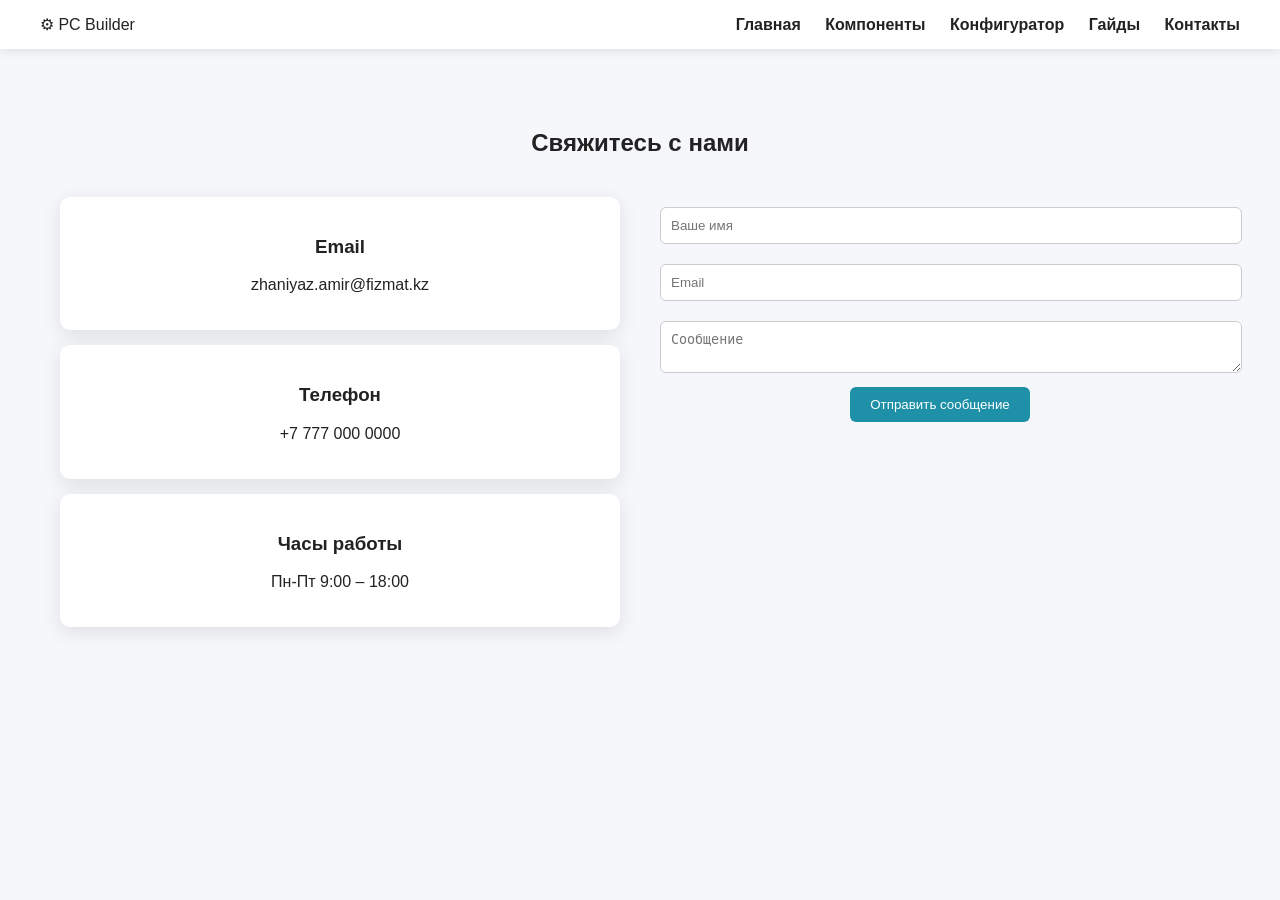
<file: contacts.html>
<!DOCTYPE html>

<html lang="ru">
<head>
<meta charset="UTF-8">
<title>Контакты</title>
<link rel="stylesheet" href="style.css">
</head>

<body>

<header>
<div class="logo">⚙ PC Builder</div>
<nav>
<a href="index.html">Главная</a>
<a href="components.html">Компоненты</a>
<a href="configurator.html">Конфигуратор</a>
<a href="guides.html">Гайды</a>
<a href="contacts.html">Контакты</a>
</nav>
</header>

<section class="contacts">

<h1>Свяжитесь с нами</h1>

<div class="contact-grid">

<div class="contact-info">

<div class="contact-box">
<h3>Email</h3>
<p>zhaniyaz.amir@fizmat.kz</p>
</div>

<div class="contact-box">
<h3>Телефон</h3>
<p>+7 777 000 0000</p>
</div>

<div class="contact-box">
<h3>Часы работы</h3>
<p>Пн-Пт 9:00 – 18:00</p>
</div>

</div>

<form class="contact-form">

<input placeholder="Ваше имя">

<input placeholder="Email">

<textarea placeholder="Сообщение"></textarea>

<button>Отправить сообщение</button>

</form>

</div>

</section>

</body>
</html>
</file>
<file: style.css>
body{
margin:0;
font-family:Arial, sans-serif;
background:#f5f7fa;
color:#222;
}

/* HEADER */

header{
display:flex;
justify-content:space-between;
align-items:center;
padding:15px 40px;
background:white;
box-shadow:0 2px 10px rgba(0,0,0,0.1);
}

nav a{
margin-left:20px;
text-decoration:none;
color:#222;
font-weight:600;
}

/* HERO */

.hero{
height:70vh;
background:url("https://images.unsplash.com/photo-1593642634443-44adaa06623a") center/cover;
display:flex;
align-items:center;
justify-content:center;
}

.hero-box{
background:rgba(0,0,0,0.6);
padding:40px;
color:white;
border-radius:10px;
text-align:center;
}

.hero h1{
font-size:50px;
margin-bottom:10px;
}

.button{
display:inline-block;
margin-top:20px;
padding:12px 25px;
background:#1e90a8;
color:white;
border-radius:6px;
text-decoration:none;
}

/* CONTAINER */

.container{
padding:40px;
}

/* SEARCH */

.search{
width:100%;
padding:12px;
margin-bottom:30px;
border-radius:6px;
border:1px solid #ccc;
}

/* TABS (выбор компонентов) */

.tabs{
display:flex;
gap:10px;
margin-bottom:25px;
flex-wrap:wrap;
}

.tabs button{
background:#ffffff;
color:#1a1a1a;
font-weight:600;
border:1px solid #cfd8dc;
padding:10px 18px;
border-radius:8px;
cursor:pointer;
transition:0.2s;
}

.tabs button:hover

.tabs button.active{
background:#1e90a8;
color:white;
box-shadow:0 3px 8px rgba(0,0,0,0.15);
}

/* GRID */

.grid{
display:grid;
grid-template-columns:repeat(3,1fr);
gap:25px;
}

/* PRODUCT CARD */

.product{
background:white;
border-radius:12px;
box-shadow:0 6px 25px rgba(0,0,0,0.12);
overflow:hidden;
padding:15px;
transition:0.3s;
}

.product:hover{
transform:translateY(-5px);
box-shadow:0 10px 30px rgba(0,0,0,0.18);
}

.product img{
width:100%;
height:180px;
object-fit:cover;
border-radius:6px;
}

.product h3{
color:#111;
margin:10px 0 5px;
}

.product p{
color:#555;
margin:0;
}

.price{
font-size:20px;
color:#1e90a8;
margin:10px 0;
}

.product button{
background:#1e90a8;
color:white;
border:none;
padding:10px;
width:100%;
border-radius:6px;
cursor:pointer;
}

/* BUILDER */

.builder{
padding:60px;
text-align:center;
background:#e9eef2;
}

select{
padding:10px;
margin:10px;
}

/* GUIDES */

.guide-hero{
text-align:center;
padding:60px;
background:#eef3f7;
}

.guide-grid{
display:grid;
grid-template-columns:repeat(4,1fr);
gap:20px;
padding:40px;
}

.guide-card{
background:white;
padding:25px;
border-radius:10px;
box-shadow:0 5px 20px rgba(0,0,0,0.1);
}

/* CONTACTS */

.contacts{
padding:60px;
text-align:center;
}

.contact-grid{
display:grid;
grid-template-columns:1fr 1fr;
gap:40px;
margin-top:40px;
}

.contact-box{
background:white;
padding:20px;
border-radius:10px;
margin-bottom:15px;
box-shadow:0 5px 20px rgba(0,0,0,0.1);
}

.contact-form input,
.contact-form textarea{
width:100%;
padding:10px;
margin:10px 0;
border-radius:6px;
border:1px solid #ccc;
}

.contact-form button{
background:#1e90a8;
color:white;
border:none;
padding:10px 20px;
border-radius:6px;
cursor:pointer;
}

/* FOOTER */

footer{
background:#222;
color:white;
text-align:center;
padding:20px;
}

/* POPUP */

.popup{
position:fixed;
top:0;
left:0;
width:100%;
height:100%;
background:rgba(0,0,0,0.5);
display:none;
align-items:center;
justify-content:center;
z-index:1000;
}

.popup-box{
background:white;
padding:30px;
border-radius:10px;
text-align:center;
width:300px;
box-shadow:0 10px 30px rgba(0,0,0,0.3);
}

.popup-box h2{
margin-top:0;
}

.popup-box button{
margin-top:15px;
padding:10px 20px;
background:#1e90a8;
border:none;
color:white;
border-radius:6px;
cursor:pointer;
}
@media (max-width: 900px){

.grid{
grid-template-columns: repeat(2,1fr);
}

.guides-grid{
grid-template-columns: repeat(2,1fr);
}

}

/* адаптив для телефонов */
@media (max-width: 600px){

header{
flex-direction:column;
gap:10px;
}

nav a{
margin:5px;
}

.grid{
grid-template-columns:1fr;
}

.guides-grid{
grid-template-columns:1fr;
}

.container{
padding:20px;
}

}
/* FEATURES */

.features{
padding:80px 40px;
text-align:center;
background:#f5f7fa;
}

.features h2{
font-size:36px;
margin-bottom:10px;
}

.features-sub{
color:#666;
margin-bottom:40px;
}

.features-grid{
display:grid;
grid-template-columns:repeat(4,1fr);
gap:20px;
max-width:1100px;
margin:auto;
}

.feature-box{
background:white;
padding:25px;
border-radius:10px;
box-shadow:0 5px 20px rgba(0,0,0,0.08);
transition:0.3s;
}

.feature-box:hover{
transform:translateY(-5px);
box-shadow:0 8px 25px rgba(0,0,0,0.15);
}

/* CTA */

.cta{
padding:100px 20px;
text-align:center;
background:linear-gradient(rgba(255,255,255,0.9),rgba(255,255,255,0.9)),
url("https://images.unsplash.com/photo-1587202372775-e229f172b9d7") center/cover;
}

.cta h2{
font-size:36px;
margin-bottom:15px;
}

.cta p{
color:#555;
margin-bottom:30px;
}

.cta-buttons{
display:flex;
justify-content:center;
gap:20px;
}

.btn-main{
background:#1e90a8;
color:white;
padding:12px 25px;
border-radius:6px;
text-decoration:none;
}

.btn-secondary{
border:1px solid #ccc;
padding:12px 25px;
border-radius:6px;
text-decoration:none;
color:#333;
}
</file>
